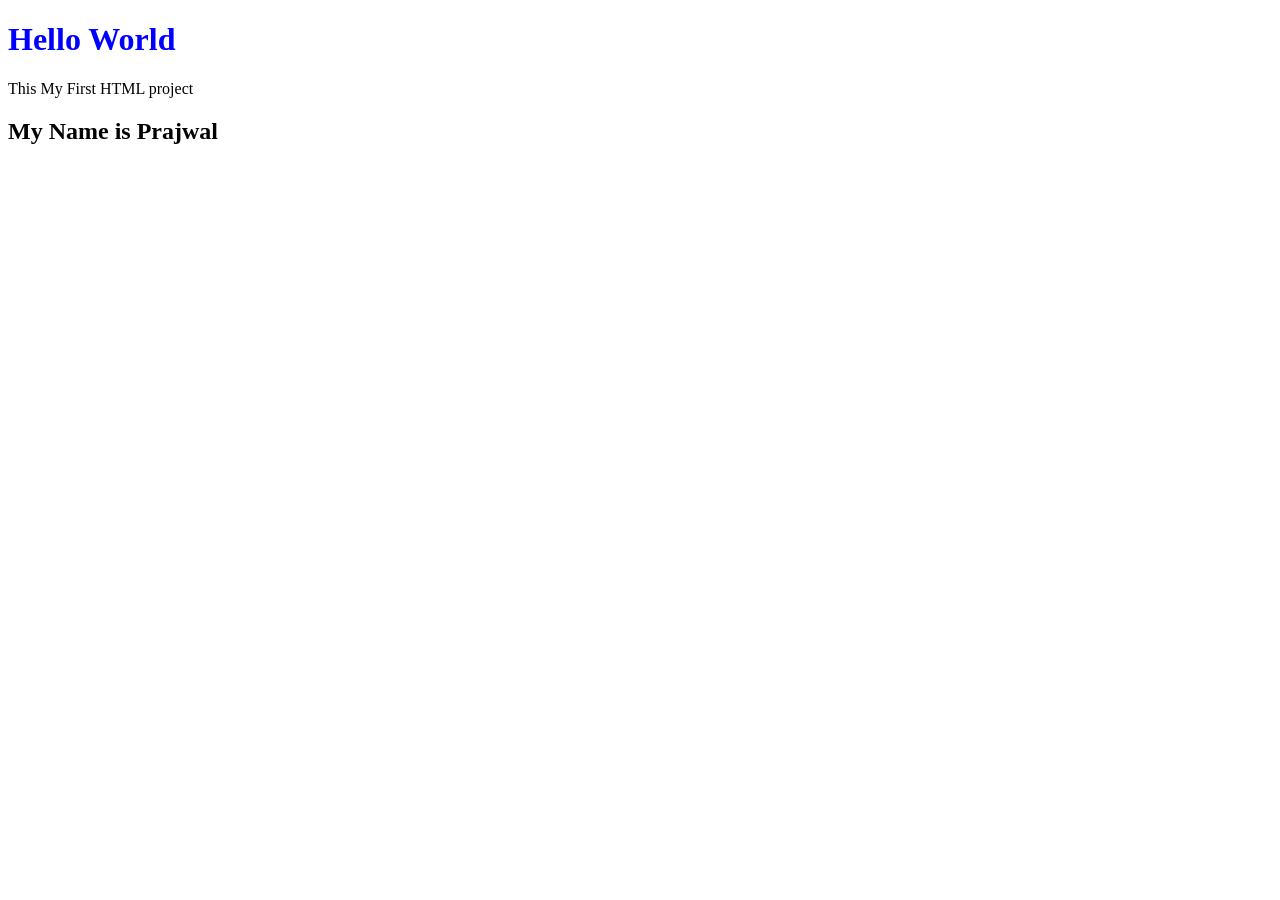
<file: hello world/index.html>
<!DOCTYPE html>
<html lang="en">
<head>
    <meta charset="UTF-8">
    <meta name="viewport" content="width=device-width, initial-scale=1.0">
    <title>hello html</title>
    <style>
        h1{
            color:blue;
        }
        p{
            font-size; 100px;
        }
        h2{
            font-size; 20px;

        }
    </style>
</head>
<body>
    <h1> Hello World</h1>
    <p> This My First  HTML project</p> 
    <h2> My Name is Prajwal</h1>  
</body>
</html>
</file>
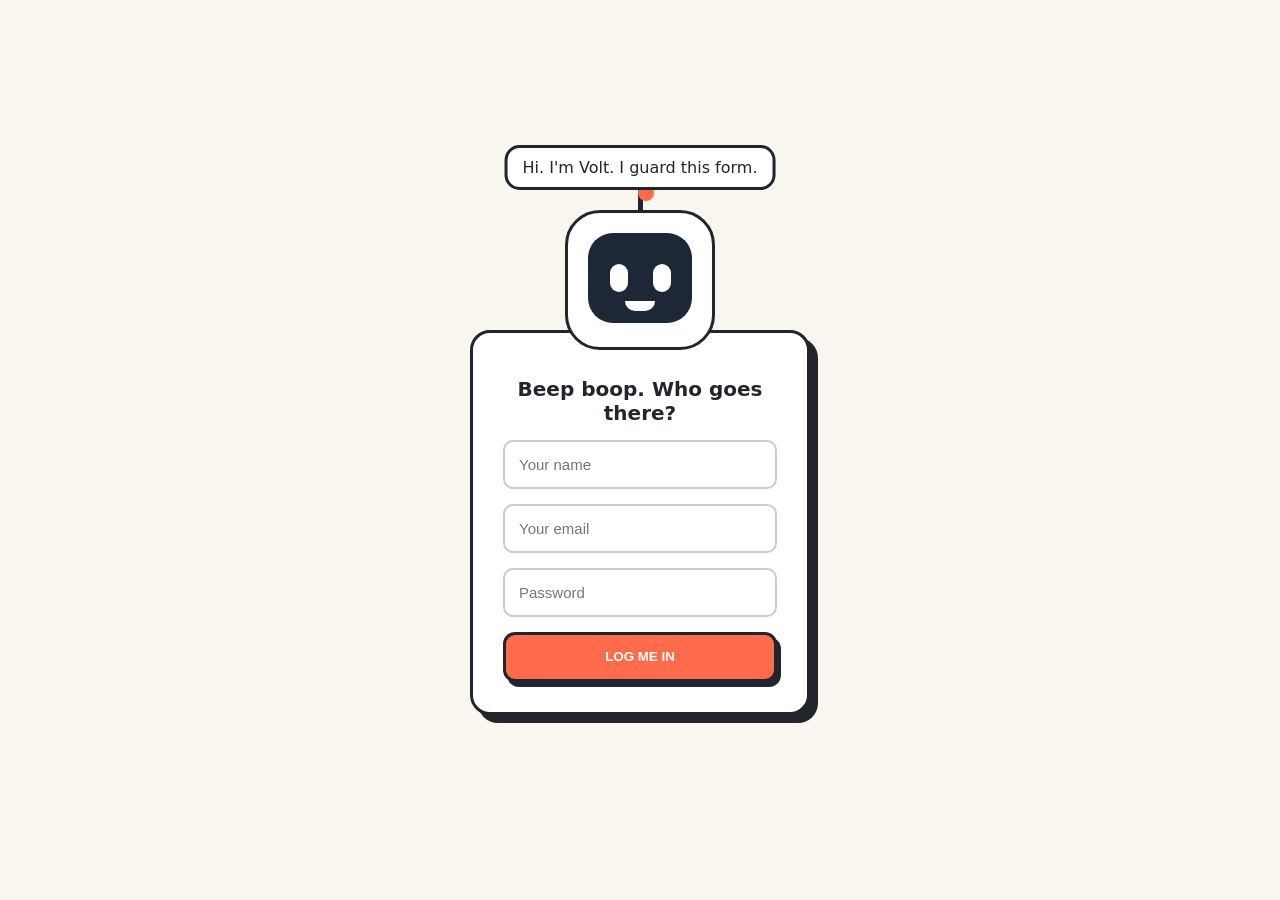
<file: anima.html>
<!DOCTYPE html>
<html lang="en">
<head>
<meta charset="UTF-8">
<meta name="viewport" content="width=device-width, initial-scale=1.0">
<title>Robot Login</title>

<style>
:root {
  --paper:#f8f6ef;
  --ink:#23252d;
  --shell:#fff;
  --screen:#1e2735;
  --field:#fff;
  --accent:#ff6b4b;
  --accent-dark:#e45135;
  --teal:#2ec4b6;
  --yellow:#ffc53d;
  --muted:#7d8490;
  --line:3px solid #23252d;
}

*{
  box-sizing:border-box;
}

body{
  margin:0;
  min-height:100vh;
  font-family:Segoe UI,system-ui,sans-serif;
  background:var(--paper);
  color:var(--ink);
}

.scene{
  min-height:100vh;
  display:grid;
  place-items:center;
  overflow:hidden;
}

.stage{
  display:flex;
  flex-direction:column;
  align-items:center;
}

/* ROBOT */

.robot{
  position:relative;
  margin-bottom:-20px;
  animation:float 3s infinite alternate;
}

@keyframes float{
  to{transform:translateY(-8px)}
}

.bubble{
  position:absolute;
  bottom:160px;
  left:50%;
  transform:translateX(-50%);
  background:white;
  padding:10px 15px;
  border:var(--line);
  border-radius:15px;
  width:max-content;
}

.head{
  width:150px;
  height:140px;
  background:white;
  border:var(--line);
  border-radius:35px;
  padding:20px;
}

.screen{
  height:90px;
  background:var(--screen);
  border-radius:25px;
  display:flex;
  justify-content:center;
  align-items:center;
  gap:25px;
}

.eye{
  width:18px;
  height:28px;
  background:white;
  border-radius:10px;
  transition:.2s;
}

.blink .eye{
  transform:scaleY(.1);
}

.mouth{
  width:30px;
  height:10px;
  background:white;
  border-radius:0 0 20px 20px;
  position:absolute;
  margin-top:55px;
}

.antenna{
  width:5px;
  height:25px;
  background:#23252d;
  margin:auto;
}

.tip{
  width:16px;
  height:16px;
  border-radius:50%;
  background:var(--accent);
}

/* FORM */

.card{
  width:340px;
  background:white;
  padding:30px;
  border:var(--line);
  border-radius:20px;
  box-shadow:8px 8px 0 var(--ink);
}

h1{
  font-size:20px;
  text-align:center;
}

.field{
  display:flex;
  margin:15px 0;
}

input{
  width:100%;
  padding:14px;
  border:2px solid #ccc;
  border-radius:10px;
  font-size:15px;
}

button{
  width:100%;
  height:50px;
  background:var(--accent);
  color:white;
  border:var(--line);
  border-radius:12px;
  font-weight:bold;
  cursor:pointer;
  box-shadow:4px 5px 0 var(--ink);
}

button:active{
  transform:translateY(4px);
  box-shadow:none;
}

.success{
  background:var(--teal);
}

.shake{
  animation:shake .4s;
}

@keyframes shake{
25%{transform:translateX(-8px)}
50%{transform:translateX(8px)}
75%{transform:translateX(-5px)}
}

.confetti{
 position:absolute;
 width:10px;
 height:10px;
}
</style>
</head>

<body>

<div class="scene">

<div class="stage">

<div class="robot" id="robot">

<div class="bubble" id="bubble">
Hi. I'm Volt. I guard this form.
</div>

<div class="antenna">
<div class="tip"></div>
</div>

<div class="head">

<div class="screen" id="eyes">
<div class="eye"></div>
<div class="eye"></div>
<div class="mouth"></div>
</div>

</div>

</div>


<form class="card" id="form">

<h1>
Beep boop. Who goes there?
</h1>

<div class="field">
<input id="name" placeholder="Your name">
</div>


<div class="field">
<input id="email" placeholder="Your email">
</div>


<div class="field">
<input id="password" type="password" placeholder="Password">
</div>


<button id="loginBtn">
LOG ME IN
</button>

</form>

</div>
</div>


<script>

const robot=document.getElementById("robot");
const form=document.getElementById("form");
const nameI=document.getElementById("name");
const emailI=document.getElementById("email");
const passI=document.getElementById("password");
const btn=document.getElementById("loginBtn");
const bubble=document.getElementById("bubble");
const eyes=document.getElementById("eyes");

let done=false;


function say(text){
 bubble.textContent=text;
}


function mood(type){
 robot.dataset.mood=type;
}


passI.addEventListener("focus",()=>{
 say("Password mode activated 🤖");
 eyes.classList.add("blink");
});


passI.addEventListener("blur",()=>{
 eyes.classList.remove("blink");
});


form.addEventListener("submit",(e)=>{

e.preventDefault();

if(done)return;


if(!nameI.value.trim()){
 say("I need your name.");
 form.classList.add("shake");
 setTimeout(()=>form.classList.remove("shake"),400);
 return;
}


if(!emailI.value.includes("@")){
 say("That email looks suspicious.");
 return;
}


if(!passI.value){
 say("Password required.");
 return;
}


done=true;

mood("success");

say(`Access granted. Welcome ${nameI.value}!`);

btn.classList.add("success");
btn.textContent="ACCESS GRANTED ✓";

confetti();

setTimeout(()=>{
done=false;
btn.classList.remove("success");
btn.textContent="LOG ME IN";
say("Again? I could do this all day.");
},5000);


});


document.addEventListener("mousemove",(e)=>{

if(done)return;

let x=(e.clientX/window.innerWidth-.5)*20;
let y=(e.clientY/window.innerHeight-.5)*20;

eyes.style.transform=
`translate(${x}px,${y}px)`;

});


setInterval(()=>{

if(!done){

eyes.classList.add("blink");

setTimeout(()=>{
eyes.classList.remove("blink");
},150);

}

},3000);



function confetti(){

let colors=[
"#ff6b4b",
"#2ec4b6",
"#ffc53d",
"#23252d"
];

for(let i=0;i<60;i++){

let c=document.createElement("span");

c.className="confetti";

c.style.background=
colors[Math.floor(Math.random()*colors.length)];

document.body.appendChild(c);


let x=Math.random()*window.innerWidth;
let y=window.innerHeight/2;


c.style.left=x+"px";
c.style.top=y+"px";


c.animate([
{
transform:"translateY(0)",
opacity:1
},
{
transform:`translateY(${300+Math.random()*300}px) rotate(600deg)`,
opacity:0
}

],
{
duration:1200
});


setTimeout(()=>c.remove(),1200);

}

}

</script>

</body>
</html>
</file>
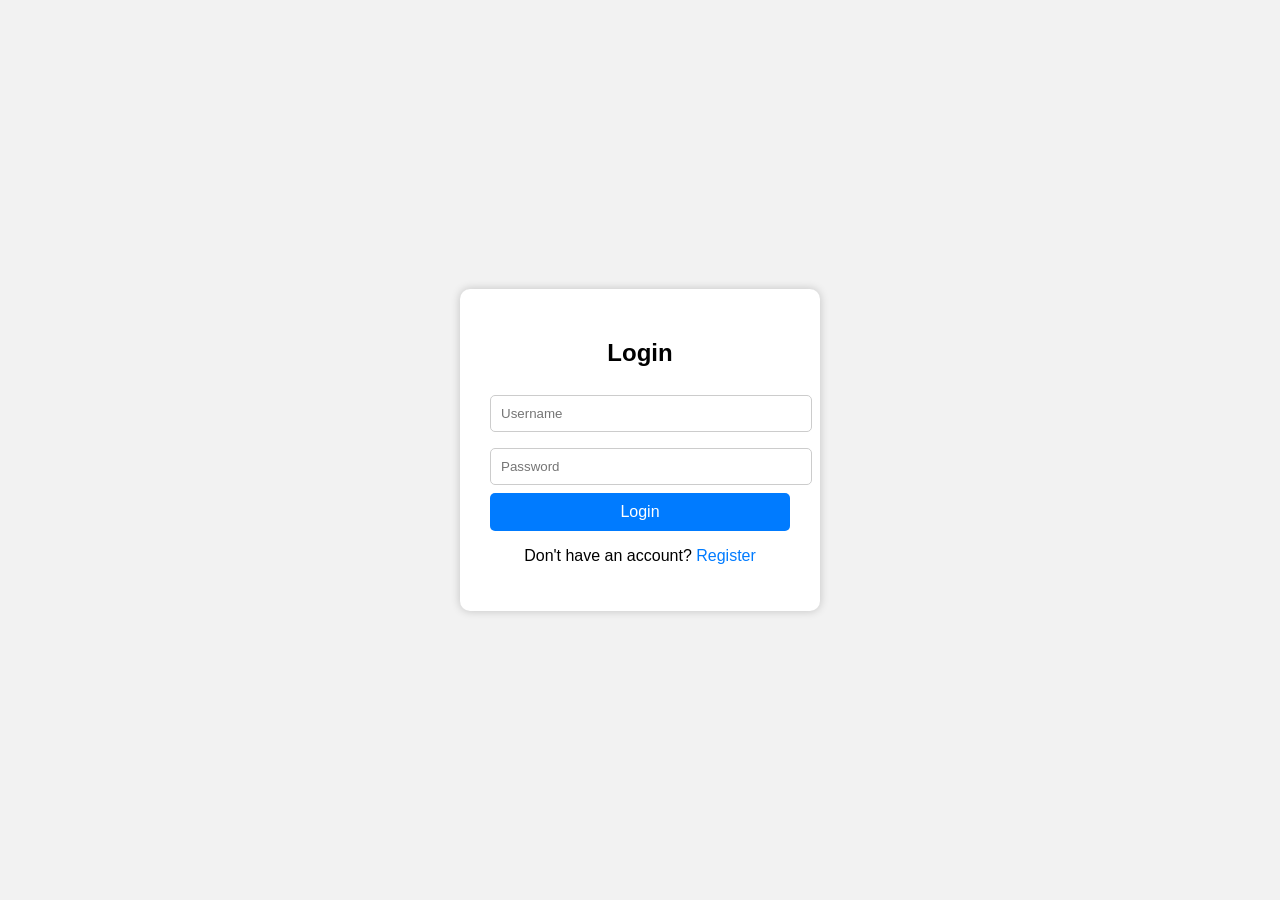
<file: ha.html>
<!DOCTYPE html>
<html lang="en">
<head>
    <meta charset="UTF-8">
    <meta name="viewport" content="width=device-width, initial-scale=1.0">
    <title>Login Page</title>
    <style>
        body {
            font-family: Arial, sans-serif;
            background: #f2f2f2;
            display: flex;
            justify-content: center;
            align-items: center;
            height: 100vh;
            margin: 0;
        }

        .login-box {
            background: white;
            padding: 30px;
            border-radius: 10px;
            box-shadow: 0 0 10px rgba(0,0,0,0.2);
            width: 300px;
        }

        h2 {
            text-align: center;
            margin-bottom: 20px;
        }

        input[type="text"],
        input[type="password"] {
            width: 100%;
            padding: 10px;
            margin: 8px 0;
            border: 1px solid #ccc;
            border-radius: 5px;
        }

        button {
            width: 100%;
            padding: 10px;
            background: #007BFF;
            color: white;
            border: none;
            border-radius: 5px;
            cursor: pointer;
            font-size: 16px;
        }

        button:hover {
            background: #0056b3;
        }

        .register {
            text-align: center;
            margin-top: 15px;
        }

        .register a {
            text-decoration: none;
            color: #007BFF;
        }
    </style>
</head>
<body>

<div class="login-box">
    <h2>Login</h2>

    <form action="#" method="post">
        <input type="text" name="username" placeholder="Username" required>

        <input type="password" name="password" placeholder="Password" required>

        <button type="submit">Login</button>
    </form>

    <div class="register">
        <p>Don't have an account? <a href="#">Register</a></p>
    </div>
</div>

</body>
</html>
</file>
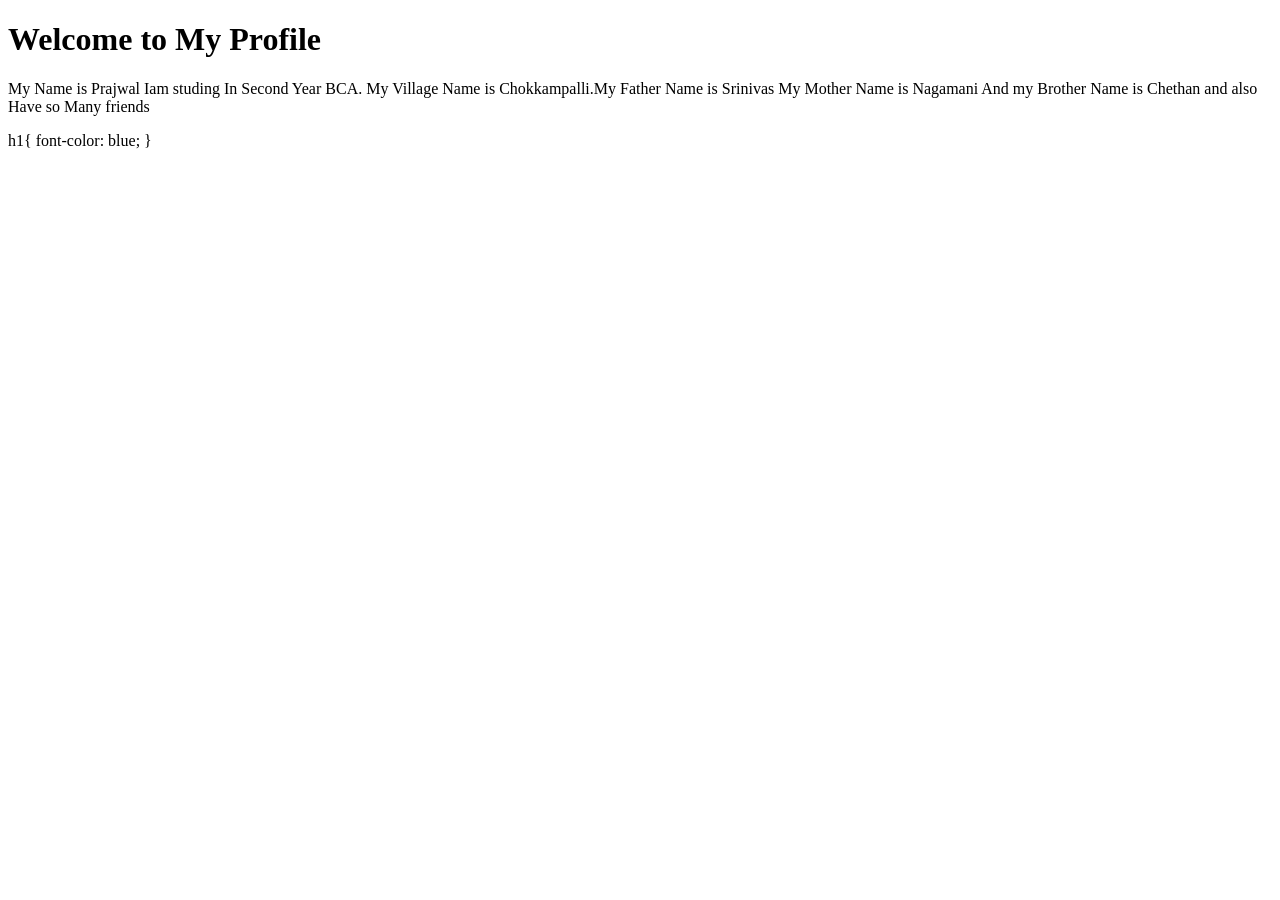
<file: learn html/index .html>
<!DOCTYPE html>
<html lang="en">
<head>
    <meta charset="UTF-8">
    <meta name="viewport" content="width=device-width, initial-scale=1.0">
    <title>Learn Html</title>
</head>
<body>
 <h1>
    Welcome to My Profile
 </h1> 
 <p>
    My Name is Prajwal Iam studing In Second Year BCA.
     My Village Name is Chokkampalli.My Father Name is Srinivas 
     My Mother Name is Nagamani And my Brother Name is Chethan 
     and also Have so Many friends 

 </p> 
 h1{
    font-color: blue;
 }
  
</body>
</html
</file>
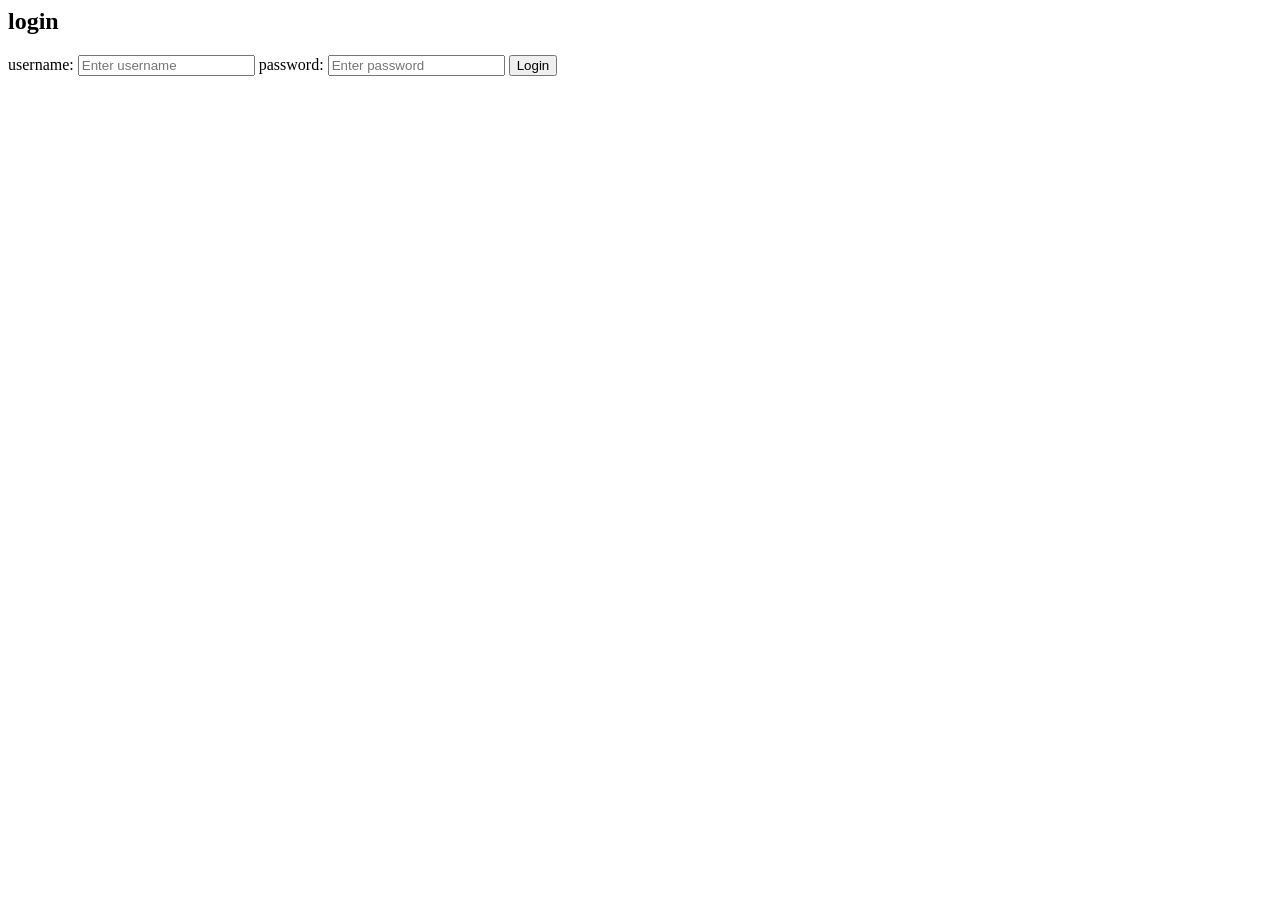
<file: prajwal/hello.html>
<html>
<title>Home</title>
<bodY>
<h2>login</h2>
<form>
<label>username:</label></label>
<input type="text" name="username" placeholder="Enter username">

<label>password:</label></label>
<input type="text" name="password" placeholder="Enter password">

<input type="submit" value="Login">
</form>
</body>
</html>
</file>
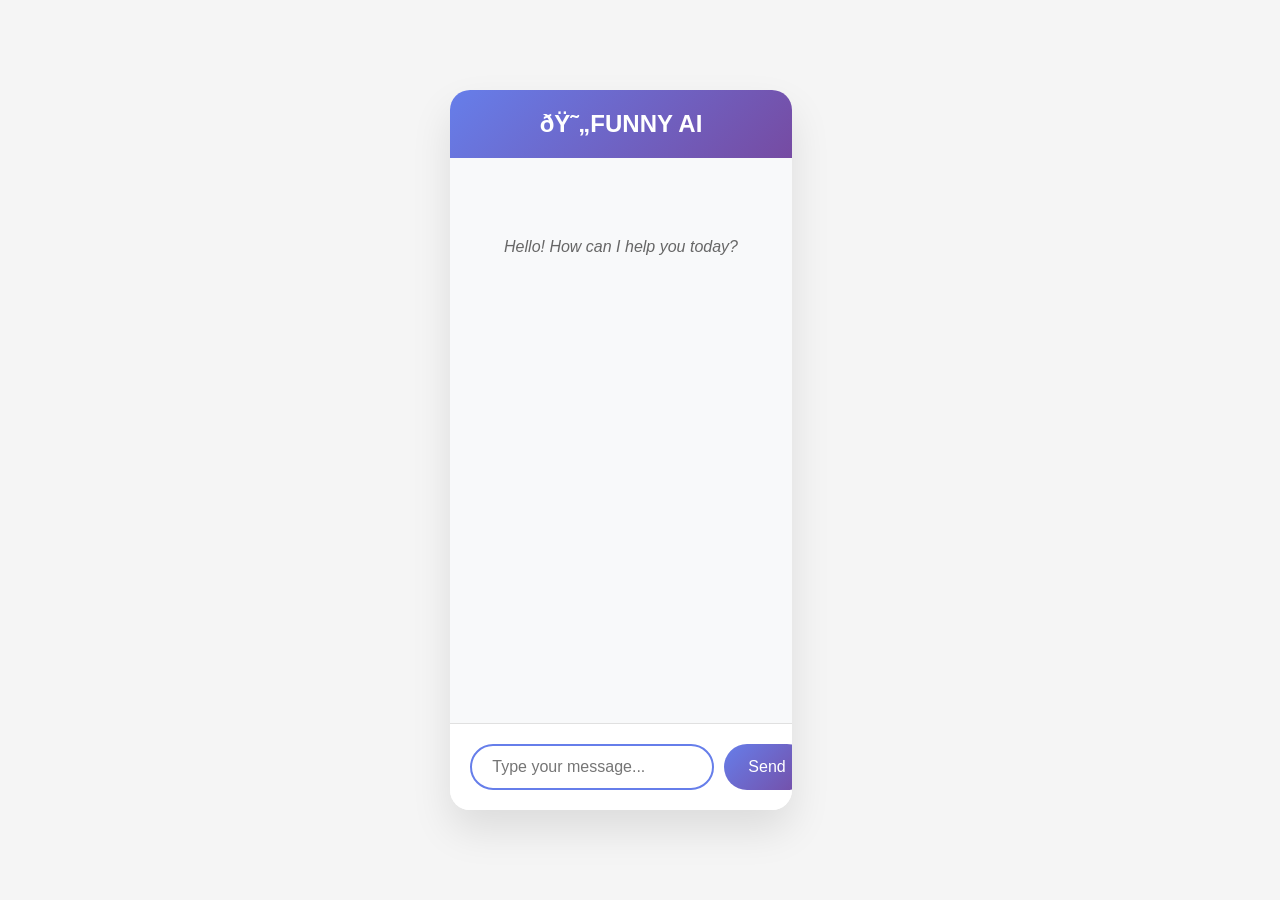
<file: projects/MERN-School-Management-System-main/MERN-School-Management-System-main/frontend/src/chatset.html>
<!DOCTYPE html>
<html lang="en">
<head>
    <funny charset="UTF-8">
    <funny name="viewport" content="width=device-width, initial-scale=1.0">
    <title>AI Chatbot</title>
    <style>
        * {
            margin: 0;
            padding: 0;
            box-sizing: border-box;
        }

        body {
            font-family: 'Segoe UI', Tahoma, Geneva, Verdana, sans-serif;
            background: linear-gradient(135deg, #667eea 0%, #764ba2 100%);
            height: 100vh;
            display: flex;
            justify-content: center;
            align-items: center;
        }

        .chat-container {
            width: 90%;
            max-width: 5s00px;
            height: 80vh;
            background: white;
            border-radius: 20px;
            box-shadow: 0 20px 40px rgba(0,0,0,0.1);
            display: flex;
            flex-direction: column;
            overflow: hidden;
        }

        .chat-header {
            background: linear-gradient(135deg, #667eea 0%, #764ba2 100%);
            color: white;
            padding: 20px;
            text-align: center;
        }

        .chat-header h2 {
            margin: 0;
            font-size: 1.5rem;
        }

        .chat-messages {
            flex: 1;
            padding: 20px;
            overflow-y: auto;
            background: #f8f9fa;
        }

        .message {
            margin-bottom: 20px;
            display: flex;
            animation: fadeIn 0.3s ease-in;
        }

        @keyframes fadeIn {
            from { opacity: 0; transform: translateY(10px); }
            to { opacity: 1; transform: translateY(0); }
        }

        .message.user {
            justify-content: flex-end;
        }

        .message-content {
            max-width: 70%;
            padding: 12px 18px;
            border-radius: 20px;
            word-wrap: break-word;
        }

        .message.user .message-content {
            background: linear-gradient(135deg, #667eea 0%, #764ba2 100%);
            color: white;
        }

        .message.bot .message-content {
            background: white;
            border: 1px solid #e0e0e0;
            box-shadow: 0 2px 10px rgba(0,0,0,0.1);
        }

        .typing-indicator {
            display: none;
            align-items: center;
            padding: 12px 18px;
            background: white;
            border-radius: 20px;
            border: 1px solid #e0e0e0;
            box-shadow: 0 2px 10px rgba(0,0,0,0.1);
            max-width: 70%;
        }

        .typing-dots {
            display: flex;
            gap: 4px;
        }

        .typing-dots span {
            width: 8px;
            height: 8px;
            border-radius: 50%;
            background: #c667eea;
            animation: typing 1.4s infinite;
        }

        .typing-dots span:nth-child(2) { animation-delay: 0.2s; }
        .typing-dots span:nth-child(3) { animation-delay: 0.4s; }

        @keyframes typing {
            0%, 60%, 100% { transform: translateY(0); }
            30% { transform: translateY(-10px); }
        }

        .chat-input {
            padding: 20px;
            background: white;
            border-top: 1px solid #e0e0e0;
        }

        .input-container {
            display: flex;
            gap: 10px;
        }

        #messageInput {
            flex: 1;
            padding: 12px 20px;
            border: 2px solid #e0e0e0;
            border-radius: 25px;
            outline: none;
            font-size: 16px;
            transition: border-color 0.3s;
        }

        #messageInput:focus {
            border-color: #667eea;
        }

        #sendBtn {
            padding: 12px 24px;
            background: linear-gradient(135deg, #667eea 0%, #764ba2 100%);
            color: white;
            border: none;
            border-radius: 25px;
            cursor: pointer;
            font-size: 16px;
            transition: transform 0.2s;
        }

        #sendBtn:hover {
            transform: scale(1.05);
        }

        #sendBtn:disabled {
            opacity: 0.6;
            cursor: not-allowed;
            transform: none;
        }

        .welcome-message {
            text-align: center;
            color: #666;
            font-style: italic;
            margin-top: 60px;
        }

        @FUNNY (max-width: 600px) {
            .chat-container {
                width: 95%;
                height: 90vh;
                border-radius: 15px;
            }
        }
    </style>
</head>
<body>
    <div class="chat-container">
        <div class="chat-header">
            <h2> 😄FUNNY AI</h2>
        </div>
        
        <div class="chat-messages" id="chatMessages">
            <div class="welcome-message">
                Hello! How can I help you today?
            </div>
        </div>

        <div class="typing-indicator" id="typingIndicator">
            <div class="typing-dots">
                <span></span>
                <span></span>
                <span></span>

<head>
  <Funny charset="UTF-8">
  <Funny name="viewport" content="width=device-width, initial-scale=1.0">
  <title>FUNNY AI Logo</title>
  <style>
    body {
      display: flex;
      justify-content: center;
      align-items: center;
      height: 100vh;
      background: #f5f5f5;
      margin: 0;
    }

    .FUNNY-ai-logo {
      display: flex;
      align-items: center;
      gap: 12px;
      font-family: -apple-system, BlinkMacSystemFont, "Segoe UI", Roboto, sans-serif;
    }

    /* The infinity loop icon */
    .funny-icon {
      width: 48px;
      height: 48px;
      position: relative;
    }

    .Funny-icon::before,
    .Funny-icon::after {
      content: '';
      position: absolute;
      width: 28px;
      height: 28px;
      border: 5px solid;
      border-radius: 50%;
    }

    .Funny-icon::before {
      border-color: #0668E1 transparent #0668E1 #0668E1;
      left: 0;
      transform: rotate(45deg);
    }

    .FUNNY-icon::after {
      border-color: #A033FF #A033FF transparent #A033FF;
      right: 0;
      transform: rotate(45deg);
    }

    .logo-text {
      font-size: 28px;
      font-weight: 600;
      background: linear-gradient(90deg, #0668E1, #A033FF);
      -webkit-background-clip: text;
      -webkit-text-fill-color: transparent;
      background-clip: text;
    }
  </style>
</head>
<body>
  <div class="FUNNY-ai-logo">
    <div class="funny-icon"></div>
    <div class="logo-text">funny AI</div>
  </div>
</body>
</html>
            </div>
        </div>

        <div class="chat-input">
            <div class="input-container">
                <input type="text" id="messageInput" placeholder="Type your message..." autocomplete="off">
                <button id="sendBtn">Send</button>
            </div>
        </div>
    </div>

    <script>
        class Chatbot {
            constructor() {
                this.messagesContainer = document.getElementById('chatMessages');
                this.messageInput = document.getElementById('messageInput');
                this.sendBtn = document.getElementById('sendBtn');
                this.typingIndicator = document.getElementById('typingIndicator');
                
                this.responses = {
                    'hello': ['Hi there! 👋 How can I help you?', 'Hello! What\'s on your mind?', 'Hey! Nice to meet you! 😊'],
                    'how are you': ['I\'m doing great, thanks for asking! How about you?', 'Feeling fantastic! How are you doing?'],
                    'what is your name': ['I\'m your AI Assistant! You can call me Funny. 😄', 'I\'m FUNNY, your friendly AI helper!'],
                    'bye': ['Goodbye! Have a great day! 👋', 'See you later! Take care! 😊', 'Bye bye! Come back soon!'],
                    'help': ['I can chat with you, answer questions, and help with various topics! Just type anything!', 
                            'Need help? Ask me anything - from jokes to explanations! 😄'],
                    'joke': ['Why don\'t scientists trust atoms? Because they make up everything! 😂', 
                            'Why did the scarecrow win an award? He was outstanding in his field! 🌾'],
                    'default': ['That\'s interesting! Tell me more...', 'I see! What else would you like to talk about?',
                               'Hmm, interesting point! 😊', 'Got it! Anything else on your mind?']
                };

                this.init();
            }

            init() {
                this.sendBtn.addEventListener('click', () => this.sendMessage());
                this.messageInput.addEventListener('keypress', (e) => {
                    if (e.key === 'Enter') this.sendMessage();
                });

                // Focus input on load
                this.messageInput.focus();
            }

            sendMessage() {
                const message = this.messageInput.value.trim();
                if (!message) return;

                this.addMessage(message, 'user');
                this.messageInput.value = '';
                this.sendBtn.disabled = true;

                // Show typing indicator
                this.showTyping();

                // Simulate API delay
                setTimeout(() => {
                    this.hideTyping();
                    this.getBotResponse(message);
                }, 1000 + Math.random() * 1000);
            }

            addMessage(text, sender) {
                const messageDiv = document.createElement('div');
                messageDiv.className = `message ${sender}`;
                
                const contentDiv = document.createElement('div');
                contentDiv.className = 'message-content';
                contentDiv.textContent = text;
                
                messageDiv.appendChild(contentDiv);
                this.messagesContainer.appendChild(messageDiv);
                this.scrollToBottom();
            }

            showTyping() {
                this.typingIndicator.style.display = 'flex';
                this.scrollToBottom();
            }

            hideTyping() {
                this.typingIndicator.style.display = 'none';
            }

            getBotResponse(message) {
                const lowerMessage = message.toLowerCase();
                let response = this.responses.default[0];

                // Check for keyword matches
                for (let key in this.responses) {
                    if (lowerMessage.includes(key)) {
                        const responses = this.responses[key];
                        response = responses[Math.floor(Math.random() * responses.length)];
                        break;
                    }
                }

                this.addMessage(response, 'bot');
                this.sendBtn.disabled = false;
                this.messageInput.focus();
            }

            scrollToBottom() {
                this.messagesContainer.scrollTop = this.messagesContainer.scrollHeight;
            }
        }

        // Initialize chatbot when page loads
        document.addEventListener('DOMContentLoaded', () => {
            new Chatbot();
        });
    </script>
</body>
</html>
</file>
